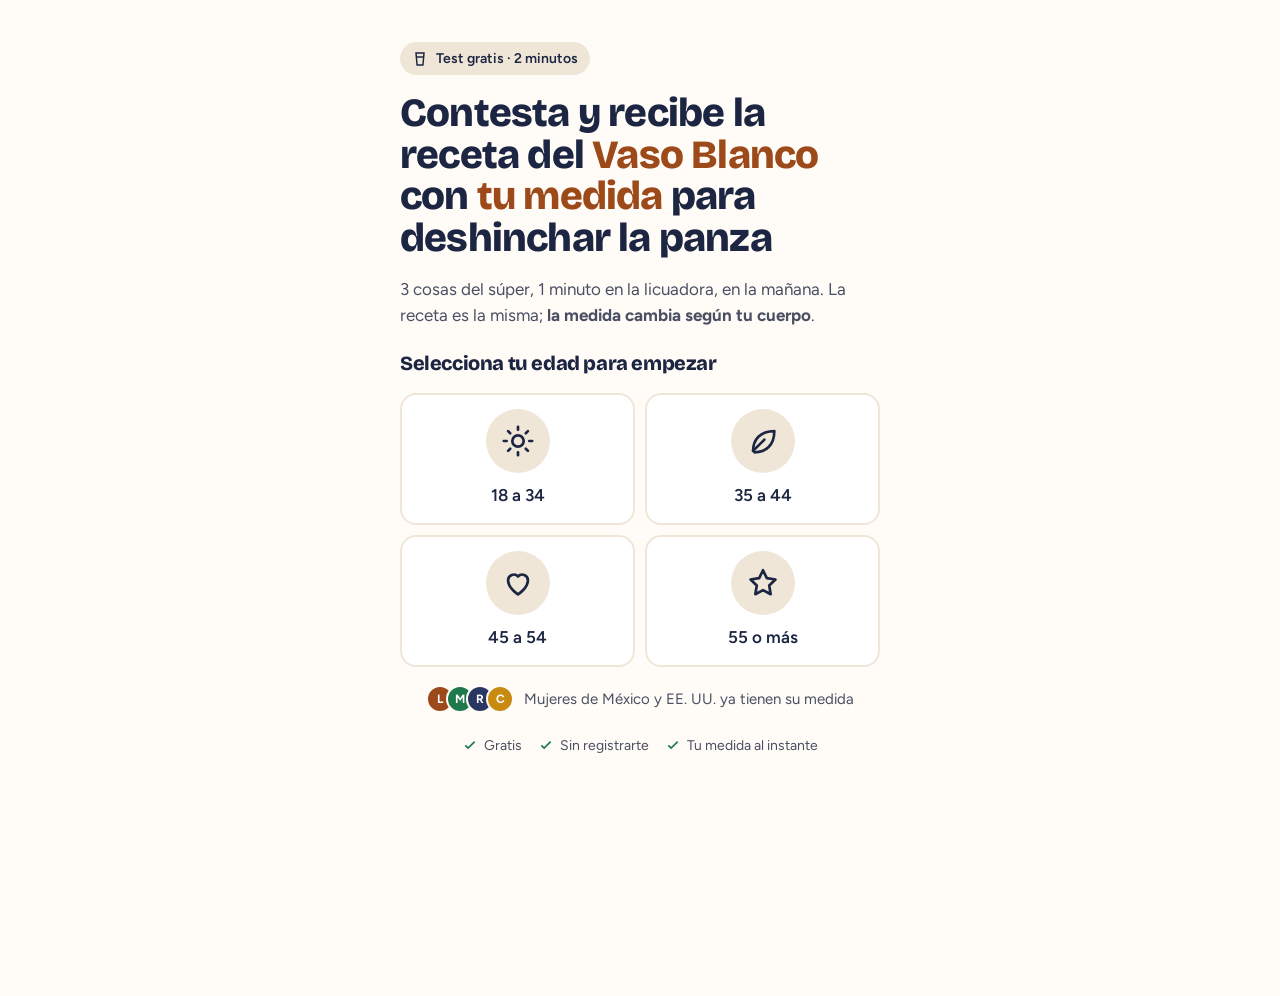
<file: index.html>
<!doctype html>
<html lang="es-MX">
<head>
  <meta charset="utf-8">
  <meta name="viewport" content="width=device-width, initial-scale=1, viewport-fit=cover">
  <title>El Vaso Blanco · Test de 2 minutos</title>
  <meta name="description" content="Contesta el test y recibe la receta del Vaso Blanco con tu medida: deshincha la panza en 21 días con un vaso en la mañana. Sin hambre, sin gym, sin pastillas.">
  <meta name="theme-color" content="#1C2541">
  <meta property="og:title" content="La receta del Vaso Blanco · Descubre tu medida">
  <meta property="og:description" content="3 cosas del súper, 1 minuto en la licuadora, en la mañana. La medida cambia según tu cuerpo: haz el test y descubre la tuya.">
  <meta property="og:type" content="website">
  <link rel="icon" href="data:image/svg+xml,%3Csvg xmlns='http://www.w3.org/2000/svg' viewBox='0 0 32 32'%3E%3Cpath d='M7 4h18l-2.5 24h-13z' fill='%23fff' stroke='%231C2541' stroke-width='2'/%3E%3Ccircle cx='13' cy='12' r='1.3'/%3E%3Ccircle cx='18' cy='17' r='1.3'/%3E%3Ccircle cx='14' cy='22' r='1.3'/%3E%3C/svg%3E">
  <link rel="preconnect" href="https://fonts.googleapis.com">
  <link rel="preconnect" href="https://fonts.gstatic.com" crossorigin>
  <link href="https://fonts.googleapis.com/css2?family=Bricolage+Grotesque:opsz,wght@12..96,600;12..96,800&family=Figtree:wght@400;500;600;700&display=swap" rel="stylesheet">
  <link rel="stylesheet" href="styles.css?v=10">
</head>
<body>
  <a class="skip" href="#main">Saltar al contenido</a>
  <header class="top" id="top" hidden>
    <button class="back" id="back" type="button" aria-label="Volver a la pregunta anterior">
      <svg viewBox="0 0 24 24" aria-hidden="true"><path d="M15 5l-7 7 7 7"/></svg>
    </button>
    <div class="brand" aria-hidden="true">El&nbsp;Vaso&nbsp;Blanco</div>
    <div class="glass" role="progressbar" aria-label="Progreso del test" aria-valuemin="0" aria-valuemax="100" aria-valuenow="0" id="progress">
      <svg viewBox="0 0 40 52" aria-hidden="true">
        <defs><pattern id="chiat" width="9" height="9" patternUnits="userSpaceOnUse"><rect width="9" height="9" fill="#FFFFFF"/><circle cx="2.5" cy="3" r="1.05" fill="#1B2238"/><circle cx="7" cy="7.2" r=".9" fill="#1B2238"/></pattern><clipPath id="cup"><path d="M5 4h30l-4 44H9z"/></clipPath></defs>
        <g clip-path="url(#cup)">
          <rect x="0" y="0" width="40" height="52" fill="#E2D6C4"/>
          <rect id="milk" x="0" y="52" width="40" height="52" fill="url(#chiat)"/>
        </g>
        <path d="M5 4h30l-4 44H9z" fill="none" stroke="#1C2541" stroke-width="2.5" stroke-linejoin="round"/>
      </svg>
      <span id="pct">0%</span>
    </div>
  </header>
  <main id="main" tabindex="-1"></main>
  <noscript><p style="padding:24px">Activa JavaScript para hacer el test.</p></noscript>
  <script src="config.js?v=4"></script>
  <script src="app.js?v=12"></script>
  <script src="attrib.js?v=1" data-page="quiz"></script>
</body>
</html>
</file>
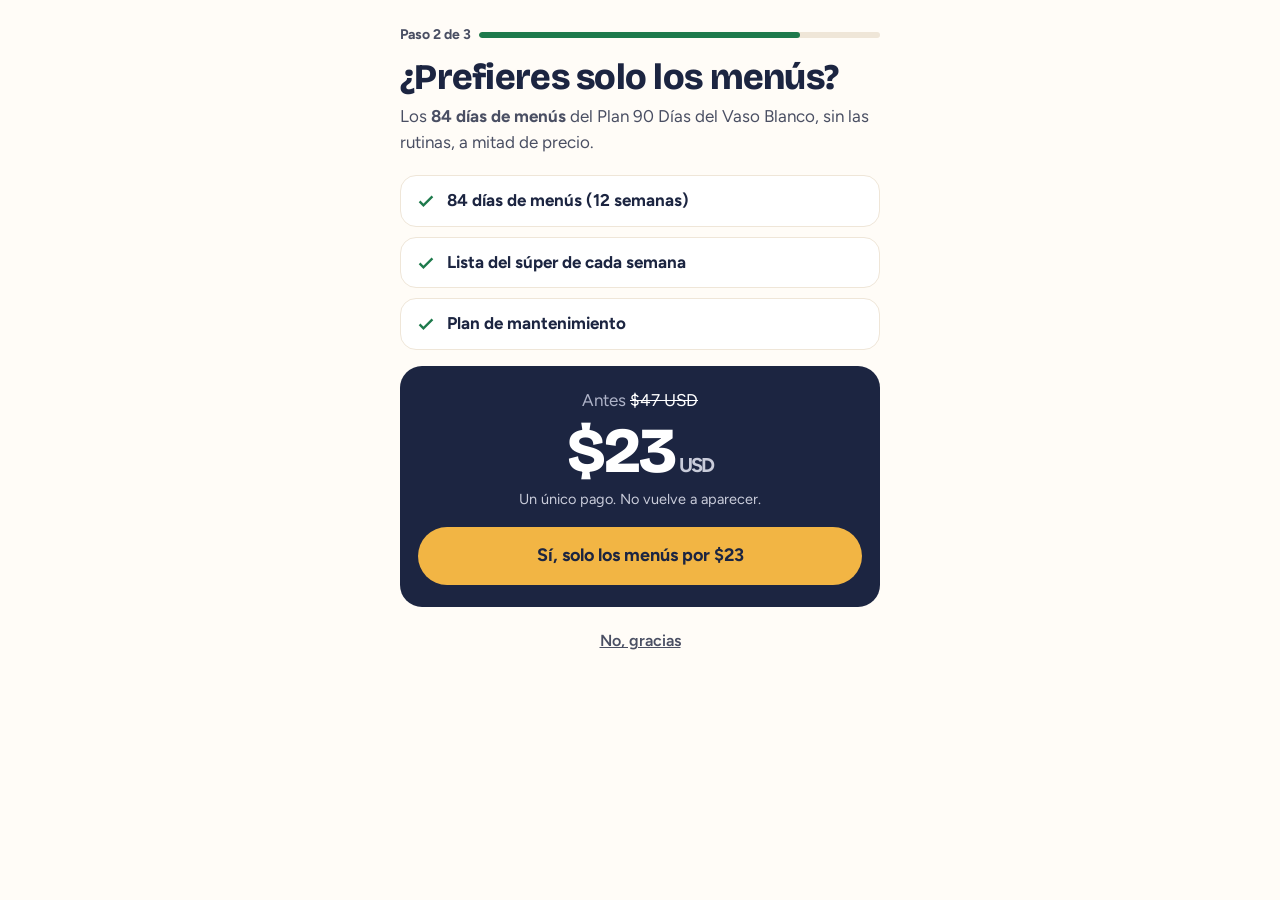
<file: downsell.html>
<!doctype html><html lang="es-MX"><head><meta charset="utf-8"><meta name="viewport" content="width=device-width, initial-scale=1, viewport-fit=cover"><meta name="robots" content="noindex"><meta name="theme-color" content="#1C2541"><link rel="preconnect" href="https://fonts.googleapis.com"><link rel="preconnect" href="https://fonts.gstatic.com" crossorigin><link href="https://fonts.googleapis.com/css2?family=Bricolage+Grotesque:opsz,wght@12..96,600;12..96,800&family=Figtree:wght@400;500;600;700&display=swap" rel="stylesheet"><link rel="stylesheet" href="styles.css?v=3"><link rel="stylesheet" href="page.css?v=2"><script src="https://pay.sheridanmktmng.com/scripts/upsell-processor.js"></script><title>Una última opción · El Vaso Blanco</title></head><body>
<main class="post">
<div class="step">Paso 2 de 3 <i style="--w:80%"></i></div>
<h1>¿Prefieres solo los menús?</h1>
<p class="sub">Los <b>84 días de menús</b> del Plan 90 Días del Vaso Blanco, sin las rutinas, a mitad de precio.</p>
<ul class="list">
<li><svg viewBox="0 0 24 24" aria-hidden="true"><path d="M5 12.5l4.2 4.2L19 7"/></svg><div><b>84 días de menús (12 semanas)</b></div></li>
<li><svg viewBox="0 0 24 24" aria-hidden="true"><path d="M5 12.5l4.2 4.2L19 7"/></svg><div><b>Lista del súper de cada semana</b></div></li>
<li><svg viewBox="0 0 24 24" aria-hidden="true"><path d="M5 12.5l4.2 4.2L19 7"/></svg><div><b>Plan de mantenimiento</b></div></li>
</ul>
<div class="price"><div class="was">Antes <s>$47 USD</s></div><div class="now">$23<small>USD</small></div><p class="why">Un único pago. No vuelve a aparecer.</p>
<button type="button" class="cta" id="yes" onclick="acceptUpsell('https://pay.sheridanmktmng.com/u/2a9d24d988082957')">Sí, solo los menús por &#36;23</button></div>
<button type="button" class="no cta ghost" onclick="declineUpsell('https://pay.sheridanmktmng.com/u/2a9d24d988082957')">No, gracias</button>
</main>
<script src="config.js?v=4"></script><script src="attrib.js?v=1" data-page="downsell"></script>

</body></html>
</file>
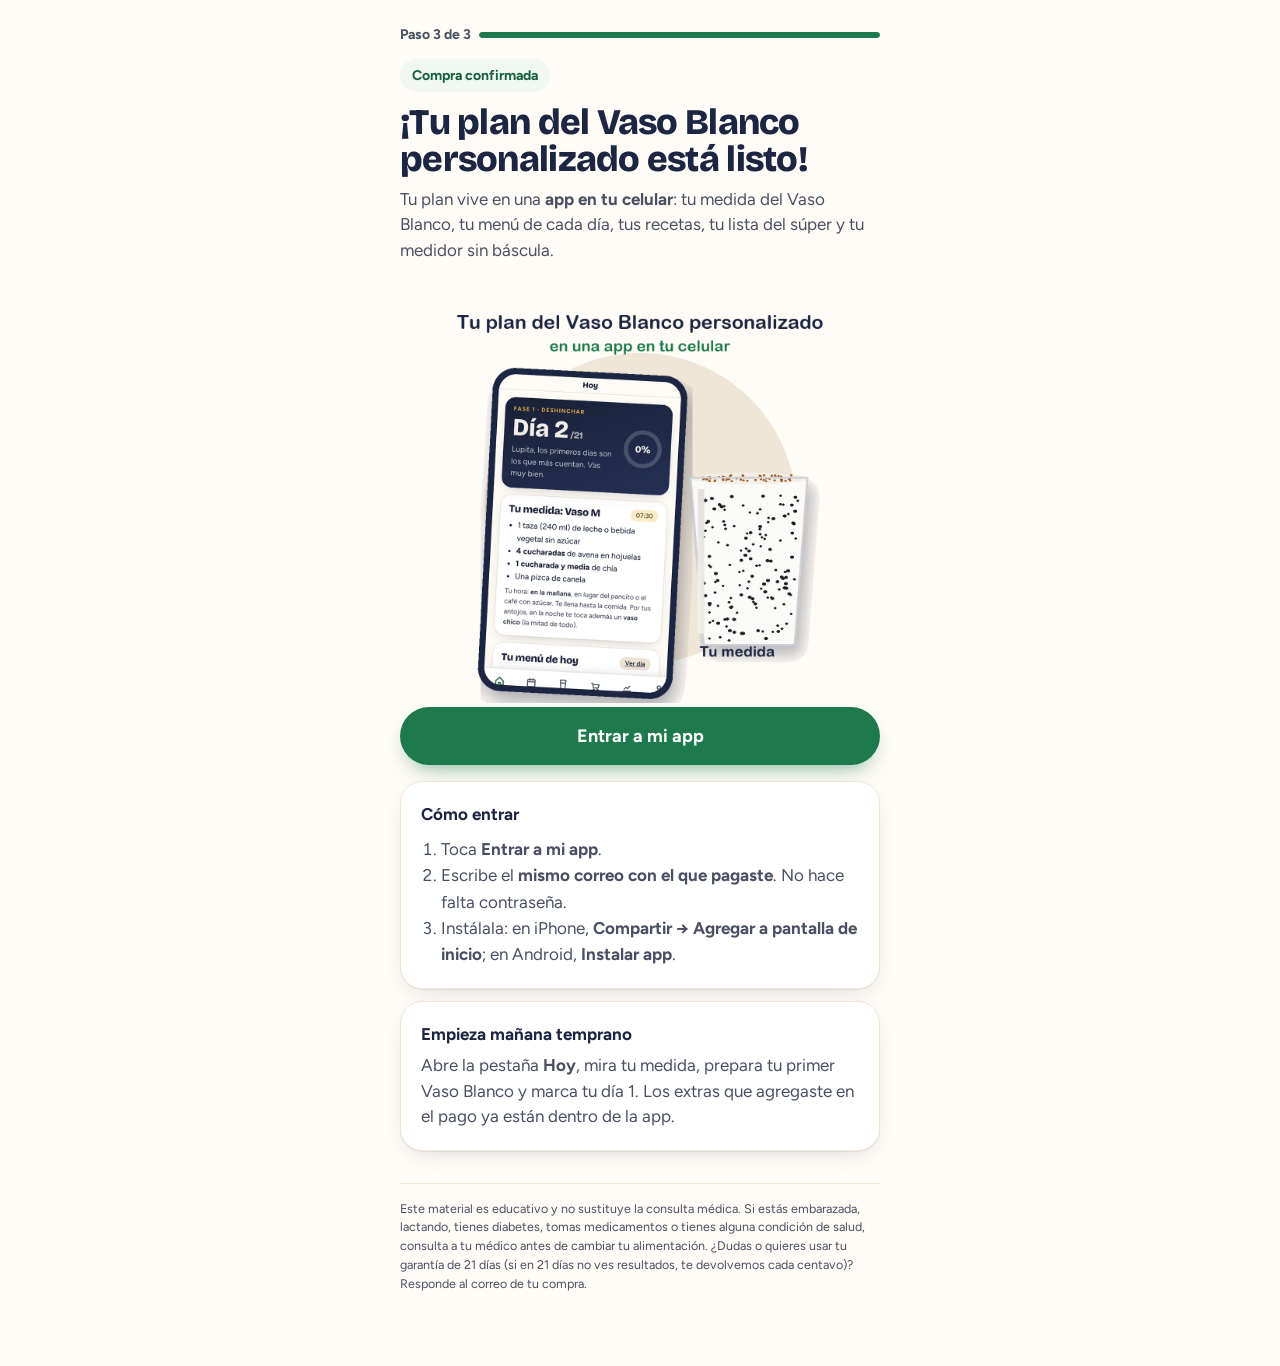
<file: gracias.html>
<!doctype html><html lang="es-MX"><head><meta charset="utf-8"><meta name="viewport" content="width=device-width, initial-scale=1, viewport-fit=cover"><meta name="robots" content="noindex"><meta name="theme-color" content="#1C2541"><link rel="preconnect" href="https://fonts.googleapis.com"><link rel="preconnect" href="https://fonts.gstatic.com" crossorigin><link href="https://fonts.googleapis.com/css2?family=Bricolage+Grotesque:opsz,wght@12..96,600;12..96,800&family=Figtree:wght@400;500;600;700&display=swap" rel="stylesheet"><link rel="stylesheet" href="styles.css?v=3"><link rel="stylesheet" href="page.css?v=3"><title>¡Listo! Entra a tu app · El Vaso Blanco</title></head><body>
<main class="post">
<div class="step">Paso 3 de 3 <i style="--w:100%"></i></div>
<span class="badge ok">Compra confirmada</span>
<h1 style="margin-top:12px" id="hi">¡Tu plan del Vaso Blanco personalizado está listo!</h1>
<p class="sub">Tu plan vive en una <b>app en tu celular</b>: tu medida del Vaso Blanco, tu menú de cada día, tus recetas, tu lista del súper y tu medidor sin báscula.</p>
<figure class="appmock"><img src="app-mockup.png?v=2" width="1080" height="1080" alt="La app de El Vaso Blanco en un celular, con el vaso blanco al lado"></figure>
<a class="cta" id="go" href="#">Entrar a mi app</a>
<div class="card" style="margin-top:16px"><b>Cómo entrar</b>
<ol style="margin:8px 0 0;padding-left:20px;color:var(--texto-2);line-height:1.55">
<li>Toca <b>Entrar a mi app</b>.</li>
<li>Escribe el <b>mismo correo con el que pagaste</b>. No hace falta contraseña.</li>
<li>Instálala: en iPhone, <b>Compartir → Agregar a pantalla de inicio</b>; en Android, <b>Instalar app</b>.</li>
</ol></div>
<div class="card" style="margin-top:12px"><b>Empieza mañana temprano</b><p style="margin:6px 0 0;color:var(--texto-2)">Abre la pestaña <b>Hoy</b>, mira tu medida, prepara tu primer Vaso Blanco y marca tu día 1. Los extras que agregaste en el pago ya están dentro de la app.</p></div>
<p class="disclaimer">Este material es educativo y no sustituye la consulta médica. Si estás embarazada, lactando, tienes diabetes, tomas medicamentos o tienes alguna condición de salud, consulta a tu médico antes de cambiar tu alimentación. ¿Dudas o quieres usar tu garantía de 21 días (si en 21 días no ves resultados, te devolvemos cada centavo)? Responde al correo de tu compra.</p>
</main>
<script src="config.js?v=4"></script><script src="attrib.js?v=1" data-page="gracias"></script>
<script>
(function(){
  var C=window.SACIANTE_CONFIG||{}, base=(C.APP_URL||"https://app-production-e884.up.railway.app").replace(/\/$/,"");
  // Pasa las respuestas del quiz a la app para que el cuestionario de bienvenida venga relleno.
  var S=null; try{S=JSON.parse(sessionStorage.getItem("sac_state"));}catch(e){}
  var hash="#/bienvenida";
  if(S&&S.a){
    var nm=(S.a.name||"").trim();
    if(nm) document.getElementById("hi").textContent=nm.split(" ")[0]+", tu plan del Vaso Blanco personalizado está listo";
    var p={name:nm,age:S.a.age||"",unit:S.unit||"kg",w:S.w,g:S.g,h:S.h,cr:S.a.cravings||"",nt:(S.a.blockers||[]).indexOf("noche")>-1?1:0};
    try{hash+="?p="+encodeURIComponent(btoa(unescape(encodeURIComponent(JSON.stringify(p)))));}catch(e){}
  }
  var q=new URLSearchParams(location.search), em=q.get("email")||q.get("customer_email")||"";
  document.getElementById("go").href=base+"/"+(em?"?email="+encodeURIComponent(em):"")+hash;
})();
</script>
</body></html>
</file>
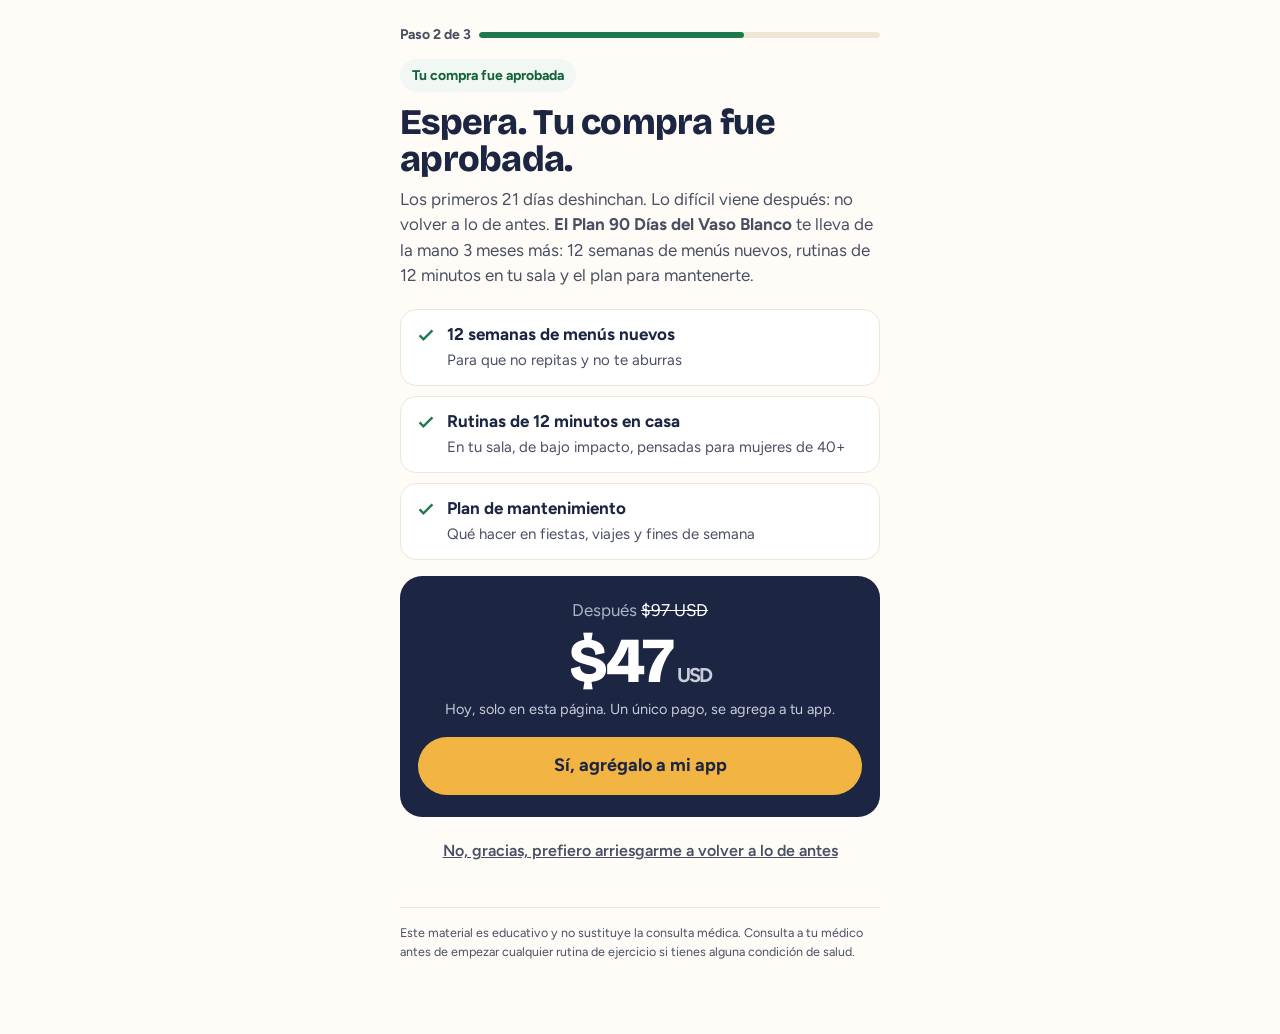
<file: upsell.html>
<!doctype html><html lang="es-MX"><head><meta charset="utf-8"><meta name="viewport" content="width=device-width, initial-scale=1, viewport-fit=cover"><meta name="robots" content="noindex"><meta name="theme-color" content="#1C2541"><link rel="preconnect" href="https://fonts.googleapis.com"><link rel="preconnect" href="https://fonts.gstatic.com" crossorigin><link href="https://fonts.googleapis.com/css2?family=Bricolage+Grotesque:opsz,wght@12..96,600;12..96,800&family=Figtree:wght@400;500;600;700&display=swap" rel="stylesheet"><link rel="stylesheet" href="styles.css?v=3"><link rel="stylesheet" href="page.css?v=2"><script src="https://pay.sheridanmktmng.com/scripts/upsell-processor.js"></script><title>Espera, tu pedido no está completo · El Vaso Blanco</title></head><body>
<main class="post">
<div class="step">Paso 2 de 3 <i style="--w:66%"></i></div>
<span class="badge ok">Tu compra fue aprobada</span>
<h1 style="margin-top:12px" id="hi">Espera. Tu compra fue aprobada.</h1>
<p class="sub">Los primeros 21 días deshinchan. Lo difícil viene después: no volver a lo de antes. <b>El Plan 90 Días del Vaso Blanco</b> te lleva de la mano 3 meses más: 12 semanas de menús nuevos, rutinas de 12 minutos en tu sala y el plan para mantenerte.</p>
<ul class="list">
<li><svg viewBox="0 0 24 24" aria-hidden="true"><path d="M5 12.5l4.2 4.2L19 7"/></svg><div><b>12 semanas de menús nuevos</b><br><span style="color:var(--texto-2);font-size:15px">Para que no repitas y no te aburras</span></div></li>
<li><svg viewBox="0 0 24 24" aria-hidden="true"><path d="M5 12.5l4.2 4.2L19 7"/></svg><div><b>Rutinas de 12 minutos en casa</b><br><span style="color:var(--texto-2);font-size:15px">En tu sala, de bajo impacto, pensadas para mujeres de 40+</span></div></li>
<li><svg viewBox="0 0 24 24" aria-hidden="true"><path d="M5 12.5l4.2 4.2L19 7"/></svg><div><b>Plan de mantenimiento</b><br><span style="color:var(--texto-2);font-size:15px">Qué hacer en fiestas, viajes y fines de semana</span></div></li>
</ul>
<div class="price"><div class="was">Después <s>$97 USD</s></div><div class="now">$47<small>USD</small></div><p class="why">Hoy, solo en esta página. Un único pago, se agrega a tu app.</p>
<button type="button" class="cta" id="yes" onclick="acceptUpsell('https://pay.sheridanmktmng.com/u/c56586b6945a3101')">Sí, agrégalo a mi app</button></div>
<button type="button" class="no cta ghost" onclick="declineUpsell('https://pay.sheridanmktmng.com/u/c56586b6945a3101')">No, gracias, prefiero arriesgarme a volver a lo de antes</button>
<p class="disclaimer">Este material es educativo y no sustituye la consulta médica. Consulta a tu médico antes de empezar cualquier rutina de ejercicio si tienes alguna condición de salud.</p>
</main>
<script src="config.js?v=4"></script><script src="attrib.js?v=1" data-page="upsell"></script>
<script>(function(){var S=null;try{S=JSON.parse(sessionStorage.getItem("sac_state"));}catch(e){}var n=S&&S.a&&(S.a.name||"").trim();if(n)document.getElementById("hi").textContent="Espera, "+n.split(" ")[0]+". Tu compra fue aprobada.";})();</script>
</body></html>
</file>
<file: styles.css>
:root{
  --noche:#1C2541;      /* texto principal, pantallas oscuras */
  --noche-2:#2B3763;
  --leche:#FFFCF7;      /* fondo */
  --avena:#EFE6D8;      /* superficies, bordes */
  --avena-2:#E2D5C1;
  --canela:#9C4A1A;     /* acentos de texto (AA sobre leche) */
  --agave:#1E7A4C;      /* CTA */
  --agave-2:#16613C;
  --miel:#F2B544;       /* progreso, estrellas */
  --alerta:#B3261E;
  --texto-2:#4A4F63;
  --radius-l:22px; --radius-m:16px; --radius-s:10px;
  --shadow:0 1px 0 rgba(28,37,65,.06), 0 8px 24px -12px rgba(28,37,65,.25);
  --display:"Bricolage Grotesque", "Figtree", system-ui, sans-serif;
  --body:"Figtree", system-ui, -apple-system, "Segoe UI", sans-serif;
}
*{box-sizing:border-box}
[hidden]{display:none!important}
h1:focus,h2:focus{outline:none}
html{-webkit-text-size-adjust:100%}
body{margin:0;background:var(--leche);color:var(--noche);font:400 17px/1.5 var(--body);min-height:100dvh;-webkit-font-smoothing:antialiased}
body.dark{background:var(--noche);color:#F5F1EA}
img,svg{display:block;max-width:100%}
button{font:inherit;color:inherit}
.skip{position:absolute;left:-999px;top:8px;background:#fff;padding:8px 12px;border-radius:8px;z-index:20}
.skip:focus{left:8px}
:focus-visible{outline:3px solid var(--miel);outline-offset:3px;border-radius:6px}

/* Header */
.top{position:sticky;top:0;z-index:10;display:grid;grid-template-columns:44px 1fr 64px;align-items:center;gap:8px;padding:10px 16px calc(10px);padding-top:max(10px,env(safe-area-inset-top));background:rgba(255,252,247,.94);backdrop-filter:blur(8px);border-bottom:1px solid var(--avena)}
body.dark .top{background:rgba(28,37,65,.94);border-color:var(--noche-2)}
.back{width:44px;height:44px;border:0;background:transparent;border-radius:12px;cursor:pointer;display:grid;place-items:center}
.back svg{width:24px;height:24px;fill:none;stroke:currentColor;stroke-width:2.4;stroke-linecap:round;stroke-linejoin:round}
.back[disabled]{visibility:hidden}
.brand{font:800 18px/1 var(--display);letter-spacing:-.01em;text-align:center}
.glass{display:flex;align-items:center;gap:6px;justify-self:end;font:600 13px/1 var(--body);color:var(--texto-2)}
body.dark .glass{color:#C9CCDA}
.glass svg{width:22px;height:29px}
#milk{transition:y .5s cubic-bezier(.3,.7,.2,1)}

/* Layout */
main{max-width:520px;margin:0 auto;padding:20px 20px 240px;outline:none} /* 240: que el botón fijo (dock) no tape el último párrafo */
.screen{animation:in .35s ease both}
/* Solo opacidad: un transform (aunque sea "none" al final) convierte .screen en el contenedor de los position:fixed
   y el botón .dock se quedaba pegado al final del contenido, encima del campo del nombre, en vez de abajo de la pantalla. */
@keyframes in{from{opacity:0}to{opacity:1}}
h1,h2{font-family:var(--display);letter-spacing:-.02em;margin:0}
h1{font-size:clamp(30px,8.4vw,40px);line-height:1.04;font-weight:800}
h2{font-size:clamp(25px,6.6vw,31px);line-height:1.12;font-weight:800;margin-bottom:8px}
.sub{color:var(--texto-2);margin:8px 0 20px}
body.dark .sub{color:#C9CCDA}
.hint{font-size:15px;color:var(--texto-2);margin:-12px 0 16px}

/* Options */
.opts{display:grid;gap:10px;margin:0;padding:0;border:0}
.opts.grid2{grid-template-columns:1fr 1fr}
.opt{position:relative;display:flex;align-items:center;gap:14px;width:100%;min-height:60px;padding:14px 16px;background:#fff;border:2px solid var(--avena);border-radius:var(--radius-m);text-align:left;cursor:pointer;font-weight:600;font-size:17px;transition:border-color .15s, background .15s, transform .1s}
.opt:hover{border-color:var(--avena-2)}
.opt:active{transform:scale(.985)}
.opt[aria-pressed="true"],.opt[aria-checked="true"]{border-color:var(--agave);background:#F1F8F3}
.opt .ic{flex:none;width:40px;height:40px;border-radius:12px;background:var(--avena);display:grid;place-items:center}
.opt .ic svg{width:22px;height:22px;fill:none;stroke:var(--noche);stroke-width:1.9;stroke-linecap:round;stroke-linejoin:round}
.opt .tx{display:flex;flex-direction:column;gap:2px}
.opt small{font-weight:400;font-size:15px;color:var(--texto-2);line-height:1.35}
.opt .tick{margin-left:auto;flex:none;width:24px;height:24px;border-radius:7px;border:2px solid var(--avena-2);display:grid;place-items:center}
.opt[aria-checked="true"] .tick{background:var(--agave);border-color:var(--agave)}
.opt .tick svg{width:14px;height:14px;fill:none;stroke:#fff;stroke-width:3;opacity:0}
.opt[aria-checked="true"] .tick svg{opacity:1}
.opt.tile{flex-direction:column;align-items:center;justify-content:center;text-align:center;min-height:132px;gap:10px;padding:14px 10px}
.opt.tile .ic{width:64px;height:64px;border-radius:50%}
.opt.tile .ic svg{width:34px;height:34px}

/* CTA */
.cta{display:flex;align-items:center;justify-content:center;gap:10px;width:100%;min-height:58px;padding:14px 20px;border:0;border-radius:999px;background:var(--agave);color:#fff;font:700 18px/1.2 var(--body);cursor:pointer;box-shadow:0 10px 24px -12px rgba(30,122,76,.8);transition:background .15s, transform .1s;text-decoration:none}
.cta:hover{background:var(--agave-2)}
.cta:active{transform:scale(.985)}
.cta[disabled]{background:#9DB8A8;box-shadow:none;cursor:not-allowed}
.dock{position:fixed;left:0;right:0;bottom:var(--kb,0px);padding:12px 20px max(14px,env(safe-area-inset-bottom));background:linear-gradient(to top,var(--leche) 70%,rgba(255,252,247,0));z-index:5}
body.dark .dock{background:linear-gradient(to top,var(--noche) 70%,rgba(28,37,65,0))}
.dock .cta{max-width:480px;margin:0 auto}
.cta.ghost{background:transparent;color:var(--texto-2);box-shadow:none;text-decoration:underline;font-weight:600;font-size:16px;min-height:48px}

/* Landing */
.hero{display:grid;gap:18px;padding-top:6px}
.hero .kicker{display:inline-flex;align-self:start;gap:8px;align-items:center;background:var(--avena);border-radius:999px;padding:6px 12px;font-weight:600;font-size:14px;width:max-content}
.hero h1 em{font-style:normal;color:var(--canela)}
.hero-art{position:relative;border-radius:28px;background:var(--noche);color:#F5F1EA;padding:22px 20px 20px;overflow:hidden;min-height:220px}
.hero-art .moon{position:absolute;right:-30px;top:-30px;width:150px;height:150px;border-radius:50%;background:radial-gradient(circle at 35% 35%,#FFF6DD,#F2B544 60%,#D9952A);opacity:.95}
.hero-art .stars{position:absolute;inset:0;background-image:radial-gradient(#fff 1px,transparent 1.5px),radial-gradient(#fff 1px,transparent 1.5px);background-size:60px 60px,90px 90px;background-position:10px 20px,40px 55px;opacity:.25}
.hero-art .cup{position:relative;width:108px;margin:6px 0 0 6px}
.hero-art .recipe{position:relative;margin-top:12px;font-size:15px;line-height:1.45;color:#D9DCE8;max-width:28ch}
.hero-art .recipe b{color:#fff}
.trust{display:flex;flex-wrap:wrap;gap:8px 16px;justify-content:center;font-size:14px;color:var(--texto-2);margin-top:4px}
.trust span{display:inline-flex;gap:6px;align-items:center}
.trust svg{width:16px;height:16px;fill:none;stroke:var(--agave);stroke-width:2.6}
.proof{display:flex;gap:10px;align-items:center;justify-content:center;font-size:15px;color:var(--texto-2)}
.faces{display:flex}
.faces i{width:28px;height:28px;border-radius:50%;border:2px solid var(--leche);margin-left:-8px;display:grid;place-items:center;font:700 12px/1 var(--body);font-style:normal;color:#fff}
.faces i:first-child{margin-left:0}

/* Info screens */
.card{background:#fff;border:1px solid var(--avena);border-radius:var(--radius-l);padding:20px;box-shadow:var(--shadow)}
body.dark .card{background:var(--noche-2);border-color:#3A4677;box-shadow:none}
.big-stat{font:800 64px/1 var(--display);color:var(--canela);letter-spacing:-.03em}
.steps{list-style:none;margin:16px 0 0;padding:0;display:grid;gap:0;counter-reset:s}
.steps li{position:relative;padding:0 0 18px 52px;counter-increment:s}
.steps li::before{content:counter(s);position:absolute;left:0;top:0;width:36px;height:36px;border-radius:50%;background:var(--avena);display:grid;place-items:center;font:800 16px/1 var(--display)}
.steps li:not(:last-child)::after{content:"";position:absolute;left:17px;top:38px;bottom:2px;width:2px;background:var(--avena)}
.steps li.good::before{background:var(--agave);color:#fff}
.steps b{display:block;font-size:17px}
.steps span{color:var(--texto-2);font-size:15px}
.note{font-size:13px;color:var(--texto-2);margin-top:14px}
body.dark .note{color:#AEB3C8}

/* Stepper */
.unit{display:inline-grid;grid-auto-flow:column;background:var(--avena);border-radius:999px;padding:4px;margin:0 auto 18px}
.unit button{border:0;background:transparent;border-radius:999px;padding:8px 18px;font-weight:700;cursor:pointer;min-height:40px}
.unit button[aria-pressed="true"]{background:#fff;box-shadow:var(--shadow)}
.stepper{display:grid;grid-template-columns:56px 1fr 56px;align-items:center;gap:8px;margin:8px 0 6px}
.stepper button{height:56px;border-radius:50%;border:2px solid var(--avena-2);background:#fff;font:700 26px/1 var(--body);cursor:pointer}
.stepper output{text-align:center;font:800 54px/1 var(--display);letter-spacing:-.03em}
.stepper output small{font:600 20px var(--body);color:var(--texto-2);margin-left:4px}
input[type=range]{width:100%;accent-color:var(--agave);height:36px}
.center{text-align:center}
.pill{display:inline-block;background:#F1F8F3;color:var(--agave-2);border-radius:999px;padding:6px 12px;font-weight:700;font-size:15px;margin-top:10px}
.field{display:grid;gap:8px;margin:6px 0}
.field label{font-weight:600}
.field input{height:58px;border-radius:var(--radius-m);border:2px solid var(--avena-2);padding:0 16px;font:600 19px var(--body);background:#fff;color:var(--noche)}
.field input:focus{border-color:var(--agave);outline:none;box-shadow:0 0 0 4px rgba(30,122,76,.15)}

/* Chart */
.chart{margin-top:8px}
.chart svg{width:100%;height:auto}
.legend{display:flex;gap:16px;font-size:14px;color:var(--texto-2);margin-top:6px}
.legend i{display:inline-block;width:12px;height:12px;border-radius:3px;margin-right:6px;vertical-align:-1px}

/* Loader */
.loader{min-height:70dvh;display:grid;align-content:center;justify-items:center;text-align:center;gap:18px}
.bigcup{width:120px}
.bigcup #bigmilk{transition:y .25s linear}
.checks{list-style:none;padding:0;margin:4px 0 0;display:grid;gap:10px;text-align:left;width:100%;max-width:320px}
.checks li{display:flex;gap:10px;align-items:center;color:#AEB3C8;transition:color .3s}
.checks li.done{color:#F5F1EA}
.checks .dot{width:22px;height:22px;border-radius:50%;border:2px solid #4A5788;display:grid;place-items:center;flex:none}
.checks li.done .dot{background:var(--agave);border-color:var(--agave)}
.checks .dot svg{width:12px;height:12px;fill:none;stroke:#fff;stroke-width:3.5;opacity:0}
.checks li.done .dot svg{opacity:1}
.ticker{min-height:110px;width:100%;max-width:380px}
.review{background:var(--noche-2);border-radius:var(--radius-m);padding:14px 16px;text-align:left;animation:in .4s ease both}
.review .stars{color:var(--miel);letter-spacing:2px;font-size:14px}
.review p{margin:4px 0 6px;font-size:15px;color:#F5F1EA}
.review small{color:#AEB3C8;font-size:13px}
.review{display:flex;gap:12px;align-items:flex-start}
.review img{width:56px;height:56px;border-radius:50%;object-fit:cover;flex:none;border:2px solid var(--miel)}

/* Testimonios IA: slide de 4 + 2 vídeos */
.slider{margin-top:14px}
.slides{display:flex;gap:12px;overflow-x:auto;scroll-snap-type:x mandatory;-webkit-overflow-scrolling:touch;padding:2px 2px 8px;scrollbar-width:none}
.slides::-webkit-scrollbar{display:none}
.slide{flex:0 0 82%;max-width:340px;scroll-snap-align:center;margin:0;background:#fff;border:1px solid var(--avena);border-radius:var(--radius-m);overflow:hidden;box-shadow:var(--shadow)}
.slide-ph{display:block;width:100%;height:auto;aspect-ratio:1/1;object-fit:cover;background:var(--avena)}
.slide figcaption{padding:12px 14px 14px}
.slide .stars{color:#C98A12;letter-spacing:2px;font-size:15px}
.slide p{margin:4px 0 8px;font-size:16px}
.slide b{font-size:14.5px;color:var(--texto-2);font-weight:600}
.dots{display:flex;justify-content:center;gap:6px;margin-top:4px}
.dots i{width:7px;height:7px;border-radius:50%;background:var(--avena-2);transition:background .2s,width .2s}
.dots i.on{background:var(--noche);width:18px;border-radius:4px}
.vids{display:grid;grid-template-columns:1fr 1fr;gap:10px;margin-top:14px}
.vid{position:relative;margin:0;border-radius:var(--radius-m);overflow:hidden;background:var(--noche);aspect-ratio:9/16}
.vid video{display:block;width:100%;height:100%;object-fit:cover}
.vid figcaption{position:absolute;left:0;right:0;top:0;padding:8px 10px;font-size:13px;color:#fff;background:linear-gradient(rgba(0,0,0,.55),transparent);pointer-events:none}
.vid-snd{position:absolute;left:50%;bottom:12px;transform:translateX(-50%);display:inline-flex;gap:6px;align-items:center;min-height:40px;padding:8px 12px;border:0;border-radius:999px;background:rgba(28,37,65,.82);color:#fff;font:600 13px var(--body);white-space:nowrap;cursor:pointer}
.vid-snd svg{flex:none;width:18px;height:18px;fill:currentColor;stroke:currentColor;stroke-width:1.6;stroke-linecap:round}
.vid.live .vid-snd,.vid.live figcaption{display:none}

/* Result */
.badge{display:inline-flex;gap:6px;align-items:center;border-radius:999px;padding:6px 12px;font-weight:700;font-size:14px}
.badge.warn{background:#FBEAE8;color:var(--alerta)}
.badge.ok{background:#F1F8F3;color:var(--agave-2)}
.imc{display:grid;gap:10px;margin:14px 0}
.imc-bar{position:relative;height:12px;border-radius:999px;background:linear-gradient(90deg,#7FB3D5 0 14%,#6FBF8E 14% 40%,#F2B544 40% 60%,#E07A5F 60%)}
.imc-pin{position:absolute;top:-7px;width:26px;height:26px;border-radius:50%;background:#fff;border:4px solid var(--noche);transform:translateX(-50%)}
.imc-scale{display:flex;justify-content:space-between;font-size:12px;color:var(--texto-2)}
.signals{list-style:none;padding:0;margin:12px 0 0;display:grid;gap:10px}
.signals li{display:flex;gap:12px;align-items:flex-start;padding:12px 14px;border-radius:var(--radius-m);background:#FFF6F0;border:1px solid #F4DCCB}
.signals li svg{flex:none;width:22px;height:22px;fill:none;stroke:var(--alerta);stroke-width:2.2;margin-top:2px}
.signals b{display:block}
.signals span{font-size:15px;color:var(--texto-2)}
.testis{display:grid;gap:12px}
.testi{background:#fff;border:1px solid var(--avena);border-radius:var(--radius-m);padding:16px}
.testi .who{display:flex;gap:10px;align-items:center;margin-bottom:8px}
.testi .av{width:40px;height:40px;border-radius:50%;display:grid;place-items:center;color:#fff;font:700 15px var(--body)}
.testi .stars{color:#C98A12;letter-spacing:2px;font-size:14px}
.testi p{margin:0}
.fine{font-size:12.5px;color:var(--texto-2);margin-top:10px}

/* Offer */
.offer section{margin-top:28px}
.banner{position:sticky;top:65px;z-index:4;margin:-20px -20px 16px;padding:10px 16px;background:var(--noche);color:#F5F1EA;font-size:14.5px;text-align:center;display:flex;gap:8px;align-items:center;justify-content:center}
.banner b{color:var(--miel);font-variant-numeric:tabular-nums;font-size:16px}
.phases{display:grid;gap:10px;margin-top:14px}
.phase{display:grid;grid-template-columns:72px 1fr;gap:12px;align-items:center;padding:14px;border-radius:var(--radius-m);background:#fff;border:1px solid var(--avena)}
.phase .d{font:800 15px/1.1 var(--display);text-align:center;background:var(--avena);border-radius:12px;padding:10px 4px}
.phase .d b{display:block;font-size:24px}
.phase p{margin:2px 0 0;font-size:15px;color:var(--texto-2)}
.stack{list-style:none;margin:14px 0 0;padding:0;border:1px solid var(--avena);border-radius:var(--radius-l);overflow:hidden;background:#fff}
.stack li{display:flex;gap:12px;align-items:flex-start;padding:14px 16px;border-top:1px solid var(--avena)}
.stack li:first-child{border-top:0}
.stack .mock{flex:none;width:44px;height:56px;border-radius:6px;background:var(--noche);position:relative;box-shadow:2px 3px 0 var(--avena-2)}
.stack .mock::after{content:"";position:absolute;left:8px;right:8px;top:10px;height:4px;border-radius:2px;background:var(--miel);box-shadow:0 8px 0 rgba(255,255,255,.4),0 14px 0 rgba(255,255,255,.25)}
.stack .mock.b{background:var(--agave)}
.stack .t{flex:1}
.stack .t b{display:block}
.stack .t span{font-size:14.5px;color:var(--texto-2)}
.stack .v{font-weight:700;color:var(--texto-2);text-decoration:line-through;white-space:nowrap}
.stack .tag{display:inline-block;font-size:12px;font-weight:800;color:var(--canela);margin-bottom:2px}
.price{margin-top:16px;text-align:center;padding:22px 18px;border-radius:var(--radius-l);background:var(--noche);color:#F5F1EA}
.price .was{color:#AEB3C8}
.price .was s{color:#fff}
.price .now{font:800 64px/1 var(--display);letter-spacing:-.03em;margin:6px 0;color:#fff}
.price .now small{font:700 20px var(--body);color:#C9CCDA;margin-left:4px}
.price .why{font-size:14.5px;color:#C9CCDA;margin:0 0 16px}
.price .franco{margin:6px 0 0;font-size:16px;line-height:1.4;color:#E4E1DA}
.price .franco s{color:#fff;font-weight:700}
.price .gline{display:flex;gap:8px;align-items:flex-start;text-align:left;margin:4px auto 12px;max-width:420px;padding:10px 12px;border-radius:var(--radius-m);background:rgba(255,255,255,.08);font-size:14.5px;line-height:1.4;color:#F5F1EA}
.price .gline svg{flex:none;width:20px;height:20px;fill:none;stroke:#E8C77B;stroke-width:2;stroke-linecap:round;stroke-linejoin:round;margin-top:1px}
/* Promesa de Franco (L 2.3): nombre del plan + resultado + plazo + sin lo que no quieren */
.promise{margin:14px 0 0;padding:16px 18px;border-radius:var(--radius-l);background:#fff;border:2px solid var(--agave);box-shadow:0 10px 24px -18px rgba(30,122,76,.7)}
.promise-k{display:inline-block;font:700 12px var(--body);letter-spacing:.08em;text-transform:uppercase;color:var(--agave);margin-bottom:4px}
.promise p{margin:0;font:600 18px/1.4 var(--body);color:var(--noche)}
.promise p b{font-family:var(--display);font-weight:800}
.price .cta{background:var(--miel);color:var(--noche);box-shadow:none}
.price .cta:hover{background:#FFC75E}
.price .secure{display:flex;gap:8px;justify-content:center;align-items:center;font-size:13px;color:#AEB3C8;margin-top:12px}
.price .secure svg{width:14px;height:14px;fill:none;stroke:currentColor;stroke-width:2.2}
.secure{display:flex;gap:8px;justify-content:center;align-items:center;font-size:13px;color:var(--texto-2);margin-top:10px;text-align:center}
.secure svg{width:14px;height:14px;flex:none;fill:none;stroke:currentColor;stroke-width:2.2}
.price .secure{color:#AEB3C8}
.guarantee{display:grid;grid-template-columns:76px 1fr;gap:14px;align-items:center}
.seal{width:76px;height:76px;border-radius:50%;background:var(--miel);display:grid;place-items:center;text-align:center;font:800 12px/1.05 var(--display);color:var(--noche);box-shadow:inset 0 0 0 4px #fff,0 0 0 2px var(--miel)}
.seal b{display:block;font-size:26px}
details{border-bottom:1px solid var(--avena);padding:4px 0}
summary{cursor:pointer;list-style:none;font-weight:700;min-height:52px;display:flex;align-items:center;justify-content:space-between;gap:12px}
summary::-webkit-details-marker{display:none}
summary::after{content:"+";font:700 24px var(--body);color:var(--texto-2)}
details[open] summary::after{content:"–"}
details p{margin:0 0 14px;color:var(--texto-2)}
.disclaimer{font-size:12.5px;color:var(--texto-2);border-top:1px solid var(--avena);margin-top:32px;padding-top:16px}
.compare{display:grid;grid-template-columns:1fr 1fr;gap:10px;margin-top:14px}
.compare div{padding:14px;border-radius:var(--radius-m);font-size:15px}
.compare .a{background:#FBEAE8}
.compare .b{background:#F1F8F3}
.compare b{display:block;font-family:var(--display);font-size:16px;margin-bottom:4px}

@media (prefers-reduced-motion:reduce){*{animation:none!important;transition:none!important}}
@media (min-width:700px){main{padding-top:36px}}
.appmock{margin:16px 0 4px;text-align:center}
.appmock img{width:100%;max-width:420px;height:auto;margin:0 auto;border-radius:22px}
.appmock figcaption{font:600 14px/1.3 var(--body);color:var(--texto-2);margin-top:8px}
.tv{margin:18px 0}
.tv-grid{display:grid;grid-template-columns:1fr 1fr;gap:10px}
.tv-col{border-radius:var(--radius-m);padding:14px 12px;border:1px solid var(--avena)}
.tv-col.now{background:#FFF6F0}.tv-col.after{background:#EEF7F1}
.tv-col>b{display:block;font:800 18px var(--display);margin-bottom:8px}
.tv-row{margin-top:8px}.tv-row span{font-size:13.5px;color:var(--texto-2)}
.tv-track{height:9px;border-radius:9px;background:rgba(28,37,65,.1);overflow:hidden;margin-top:4px}
.tv-track i{display:block;height:100%;border-radius:9px}
.alertbox{display:flex;gap:12px;margin-top:12px;padding:14px;border-radius:var(--radius-m);background:#FDECEA;border:1px solid #F3C4BF}
.alertbox svg{flex:none;width:22px;height:22px;fill:none;stroke:var(--alerta);stroke-width:2.2}
.alertbox b{display:block}.alertbox span{font-size:15px;color:var(--texto-2)}
.price .today{font:700 14px var(--body);color:var(--alerta);text-transform:uppercase;letter-spacing:.06em;margin-bottom:4px}
/* Tallas: letra en lugar de icono */
.ic-l{font:800 19px var(--display);color:var(--noche);letter-spacing:-.02em}
</file>
<file: page.css>
.post{max-width:520px;margin:0 auto;padding:24px 20px 60px}
.post .step{display:flex;gap:8px;align-items:center;font-weight:700;color:var(--texto-2);font-size:14px;margin-bottom:14px}
.post .step i{flex:1;height:6px;border-radius:999px;background:var(--avena);overflow:hidden;position:relative}
.post .step i::after{content:"";position:absolute;inset:0;width:var(--w,50%);background:var(--agave);border-radius:999px}
.post h1{font-size:clamp(28px,7.6vw,36px)}
.post ul.list{list-style:none;padding:0;margin:16px 0;display:grid;gap:10px}
.post ul.list li{display:flex;gap:10px;align-items:flex-start;background:#fff;border:1px solid var(--avena);border-radius:16px;padding:12px 14px}
.post ul.list svg{flex:none;width:22px;height:22px;fill:none;stroke:var(--agave);stroke-width:2.6;margin-top:2px}
.post .no{display:block;text-align:center;margin-top:10px;color:var(--texto-2);font-weight:600;min-height:48px;line-height:1.35;padding:12px 8px;width:100%;border:0;background:none;cursor:pointer;text-decoration:underline}
.dl{display:grid;gap:10px;margin:16px 0}
.dl a{display:flex;gap:12px;align-items:center;background:#fff;border:1px solid var(--avena);border-radius:16px;padding:14px;text-decoration:none;color:var(--noche);font-weight:700;min-height:60px}
.dl a span{margin-left:auto;color:var(--agave);font-size:14px}
</file>
